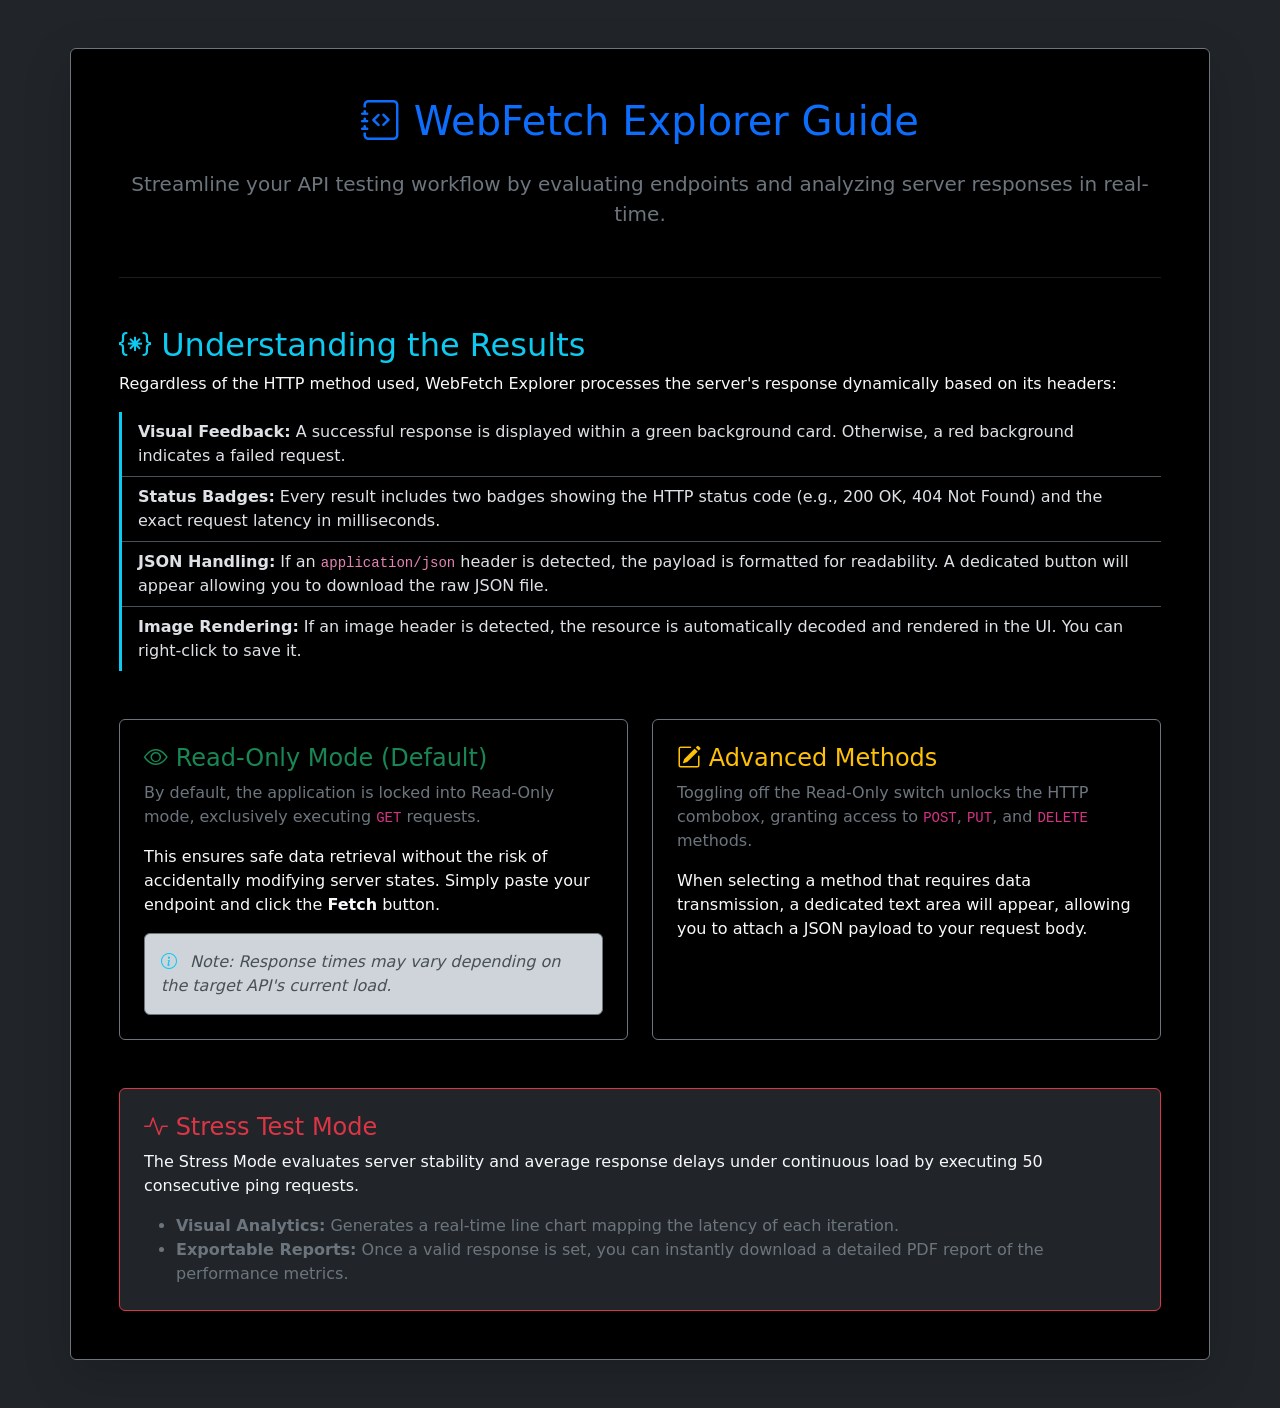
<file: tutorial.html>
<!-- 
   
   Author: Cristopher Mendez Cervantes | cristopherpydev (R3D)
   GitHub: https://github.com/cristopherpydev
   Portfolio: https://cristopherpydev.github.io/ 
   
   -->

<!DOCTYPE html>
<html lang="en">
<head>
    <meta charset="UTF-8">
    <meta name="viewport" content="width=device-width, initial-scale=1.0">
    <meta name="author" content="cristopherpydev (R3D)">
    <link href="https://cdn.jsdelivr.net/npm/bootstrap@5.3.8/dist/css/bootstrap.min.css" rel="stylesheet" integrity="sha384-sRIl4kxILFvY47J16cr9ZwB07vP4J8+LH7qKQnuqkuIAvNWLzeN8tE5YBujZqJLB" crossorigin="anonymous">
    <link rel="stylesheet" href="https://cdn.jsdelivr.net/npm/bootstrap-icons@1.13.1/font/bootstrap-icons.min.css">    
    <link rel="stylesheet" href="./styles/style.css">
    <title>WebFetch Explorer - Tutorial</title>
</head>
<body class="bg-dark text-light">
    <div class="container bg-black border border-secondary rounded my-5 p-5 shadow-lg">
        
        <h1 class="text-center text-primary mb-4"><i class="bi bi-journal-code"></i> WebFetch Explorer Guide</h1>
        <p class="lead text-center mb-5 text-secondary">Streamline your API testing workflow by evaluating endpoints and analyzing server responses in real-time.</p>

        <hr class="border-secondary mb-5">

        <div class="row mb-5">
            <div class="col-12">
                <h2 class="text-info"><i class="bi bi-braces-asterisk"></i> Understanding the Results</h2>
                <p>Regardless of the HTTP method used, WebFetch Explorer processes the server's response dynamically based on its headers:</p>
                <ul class="list-group list-group-flush border-start border-info border-3" data-bs-theme="dark">
                    <li class="list-group-item bg-transparent">
                        <strong>Visual Feedback:</strong> A successful response is displayed within a green background card. Otherwise, a red background indicates a failed request.
                    </li>
                    <li class="list-group-item bg-transparent">
                        <strong>Status Badges:</strong> Every result includes two badges showing the HTTP status code (e.g., 200 OK, 404 Not Found) and the exact request latency in milliseconds.
                    </li>
                    <li class="list-group-item bg-transparent">
                        <strong>JSON Handling:</strong> If an <code>application/json</code> header is detected, the payload is formatted for readability. A dedicated button will appear allowing you to download the raw JSON file.
                    </li>
                    <li class="list-group-item bg-transparent">
                        <strong>Image Rendering:</strong> If an image header is detected, the resource is automatically decoded and rendered in the UI. You can right-click to save it.
                    </li>
                </ul>
            </div>
        </div>

        <div class="row mb-5 g-4">
            <div class="col-md-6">
                <div class="p-4 border border-secondary rounded h-100">
                    <h2 class="text-success h4"><i class="bi bi-eye"></i> Read-Only Mode (Default)</h2>
                    <p class="text-secondary">By default, the application is locked into Read-Only mode, exclusively executing <code>GET</code> requests.</p>
                    <p>This ensures safe data retrieval without the risk of accidentally modifying server states. Simply paste your endpoint and click the <strong>Fetch</strong> button.</p>
                    <div class="alert alert-dark border-secondary mt-3 mb-0" role="alert">
                        <i class="bi bi-info-circle text-info me-2"></i> <em>Note: Response times may vary depending on the target API's current load.</em>
                    </div>
                </div>
            </div>

            <div class="col-md-6">
                <div class="p-4 border border-secondary rounded h-100">
                    <h2 class="text-warning h4"><i class="bi bi-pencil-square"></i> Advanced Methods</h2>
                    <p class="text-secondary">Toggling off the Read-Only switch unlocks the HTTP combobox, granting access to <code>POST</code>, <code>PUT</code>, and <code>DELETE</code> methods.</p>
                    <p>When selecting a method that requires data transmission, a dedicated text area will appear, allowing you to attach a JSON payload to your request body.</p>
                </div>
            </div>
        </div>

        <div class="row">
            <div class="col-12">
                <div class="p-4 border border-danger rounded bg-dark">
                    <h2 class="text-danger h4"><i class="bi bi-activity"></i> Stress Test Mode</h2>
                    <p>The Stress Mode evaluates server stability and average response delays under continuous load by executing 50 consecutive ping requests.</p>
                    <ul class="mb-0 text-secondary">
                        <li><strong>Visual Analytics:</strong> Generates a real-time line chart mapping the latency of each iteration.</li>
                        <li><strong>Exportable Reports:</strong> Once a valid response is set, you can instantly download a detailed PDF report of the performance metrics.</li>
                    </ul>
                </div>
            </div>
        </div>

    </div>
</body>
</html>
</file>
<file: styles/style.css>
/* === (FOUC Fix) === */

.apicard {
    display: none;
}

#options {
    display: none;
}

#body {
    display: none;
}

.jsonbtn {
    display: none; 
}
.pdfbtn {
    display: none;
}

.test {
    display: none;
}
.test-btn {
    display: none;
}
.progress {
    display: none;
}
.request-status {
    display: none;
}

/* === COMPONENT STYLING === */

.glass-success {
    background-color: rgba(25, 135, 84, 0.3) !important;    
}
.response {
    max-width: 100px;
}
.background {
    background-color: rgb(98, 58, 134);
}
.custom-toast-header {
    background-color: #A24589;
}
.custom-toast-header strong,
.custom-toast-header small {
    color: white;
}
</file>
